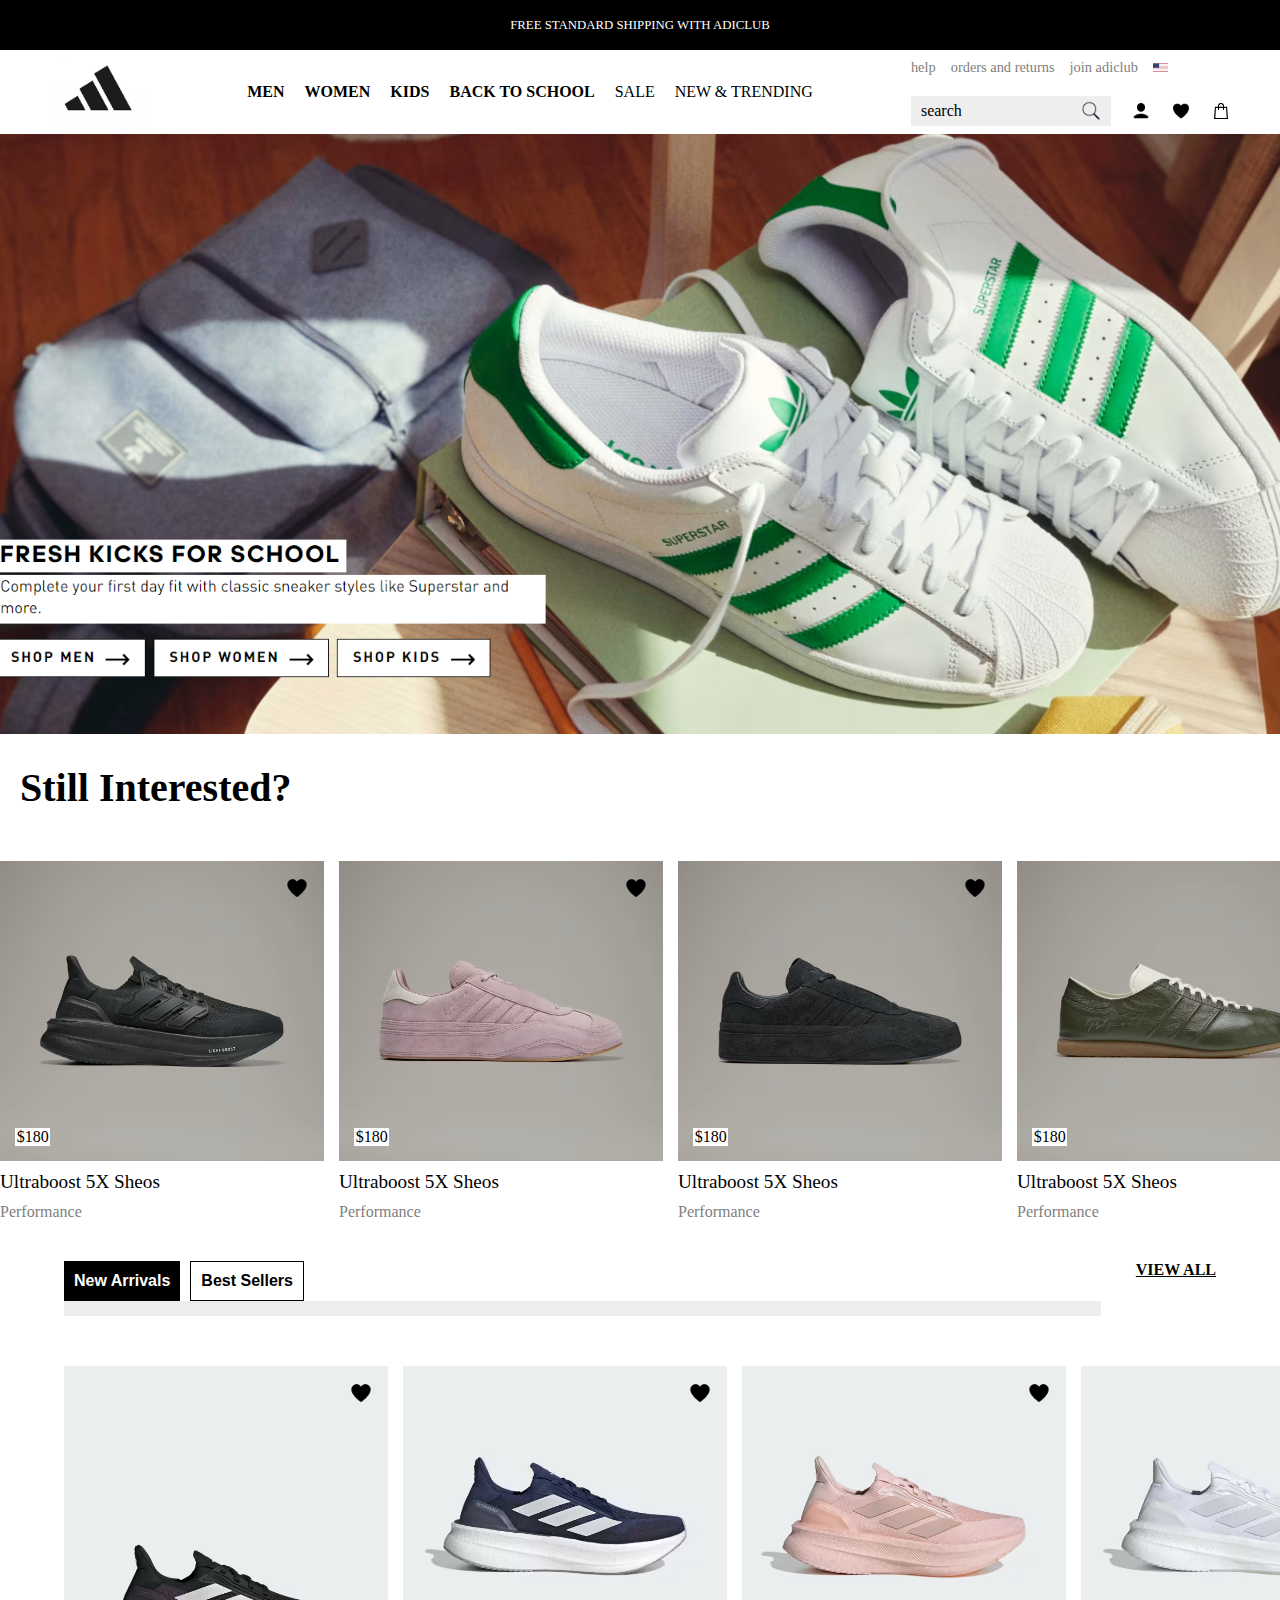
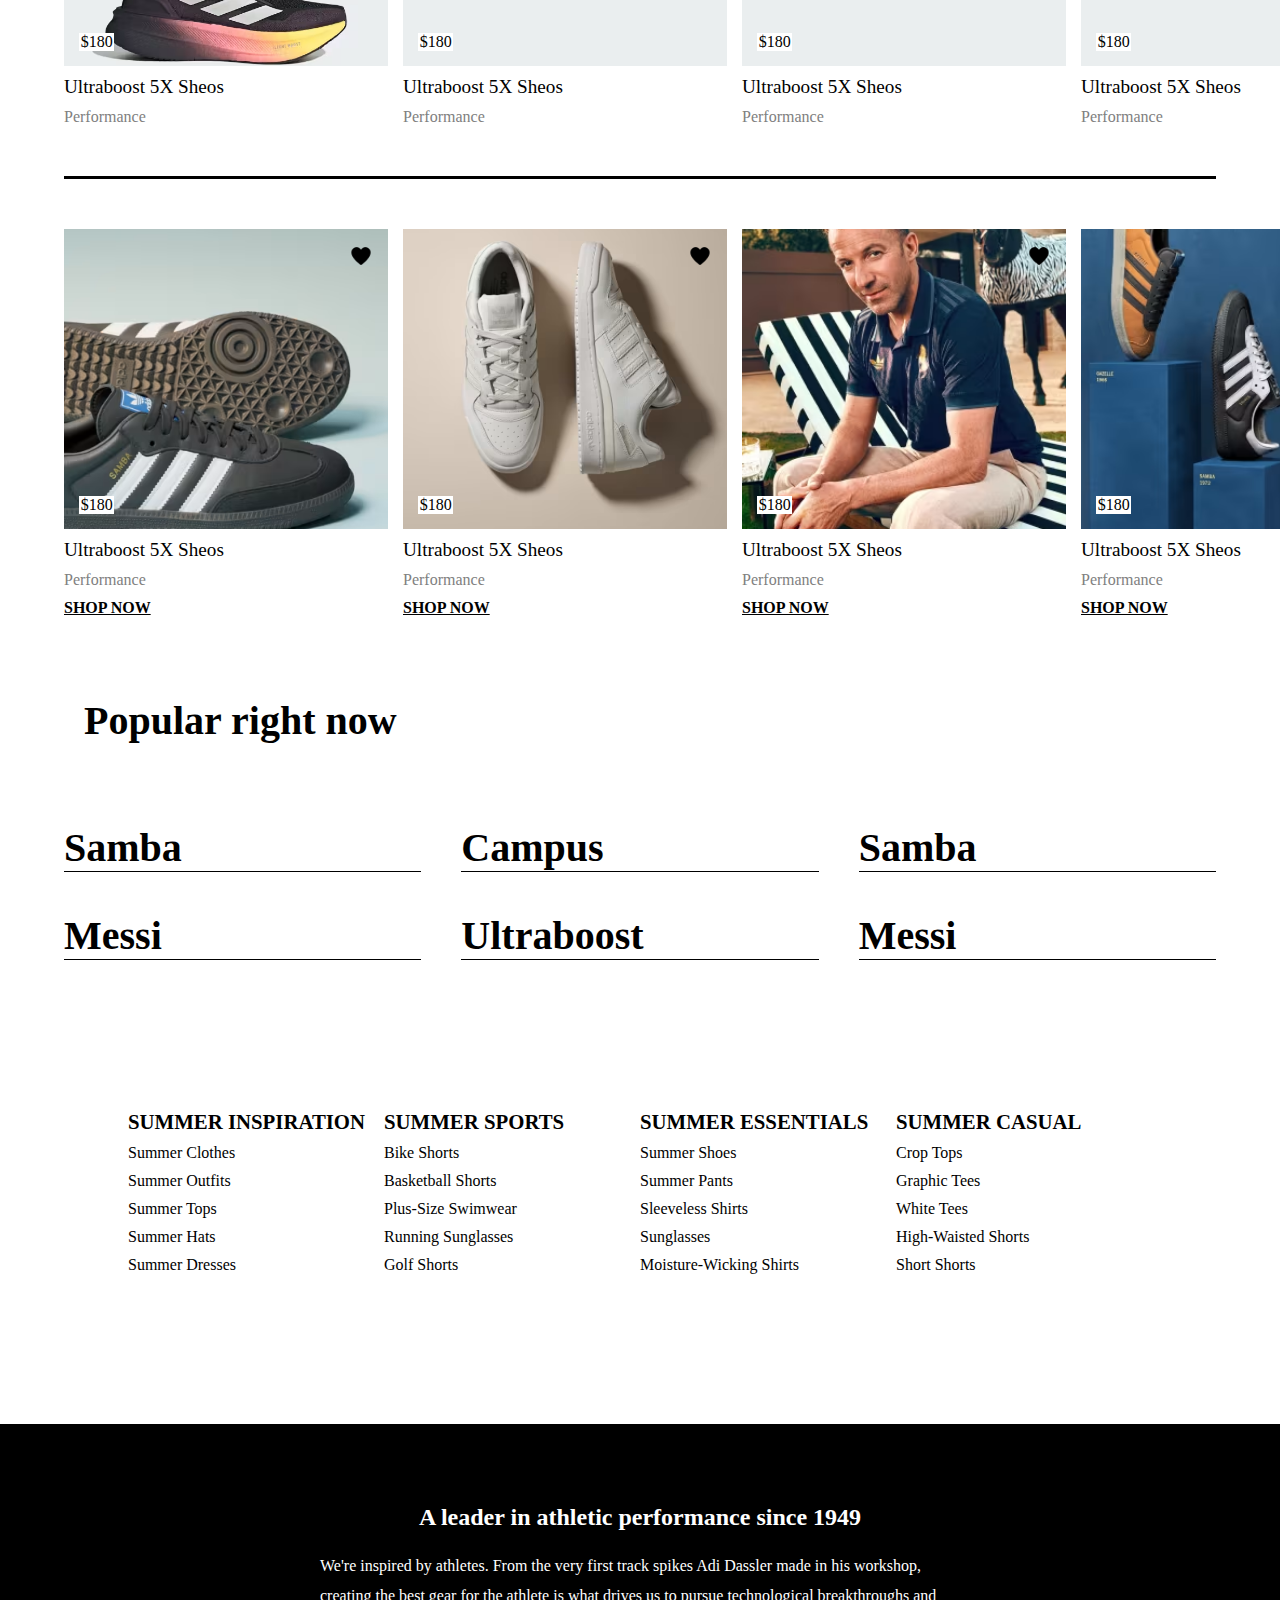
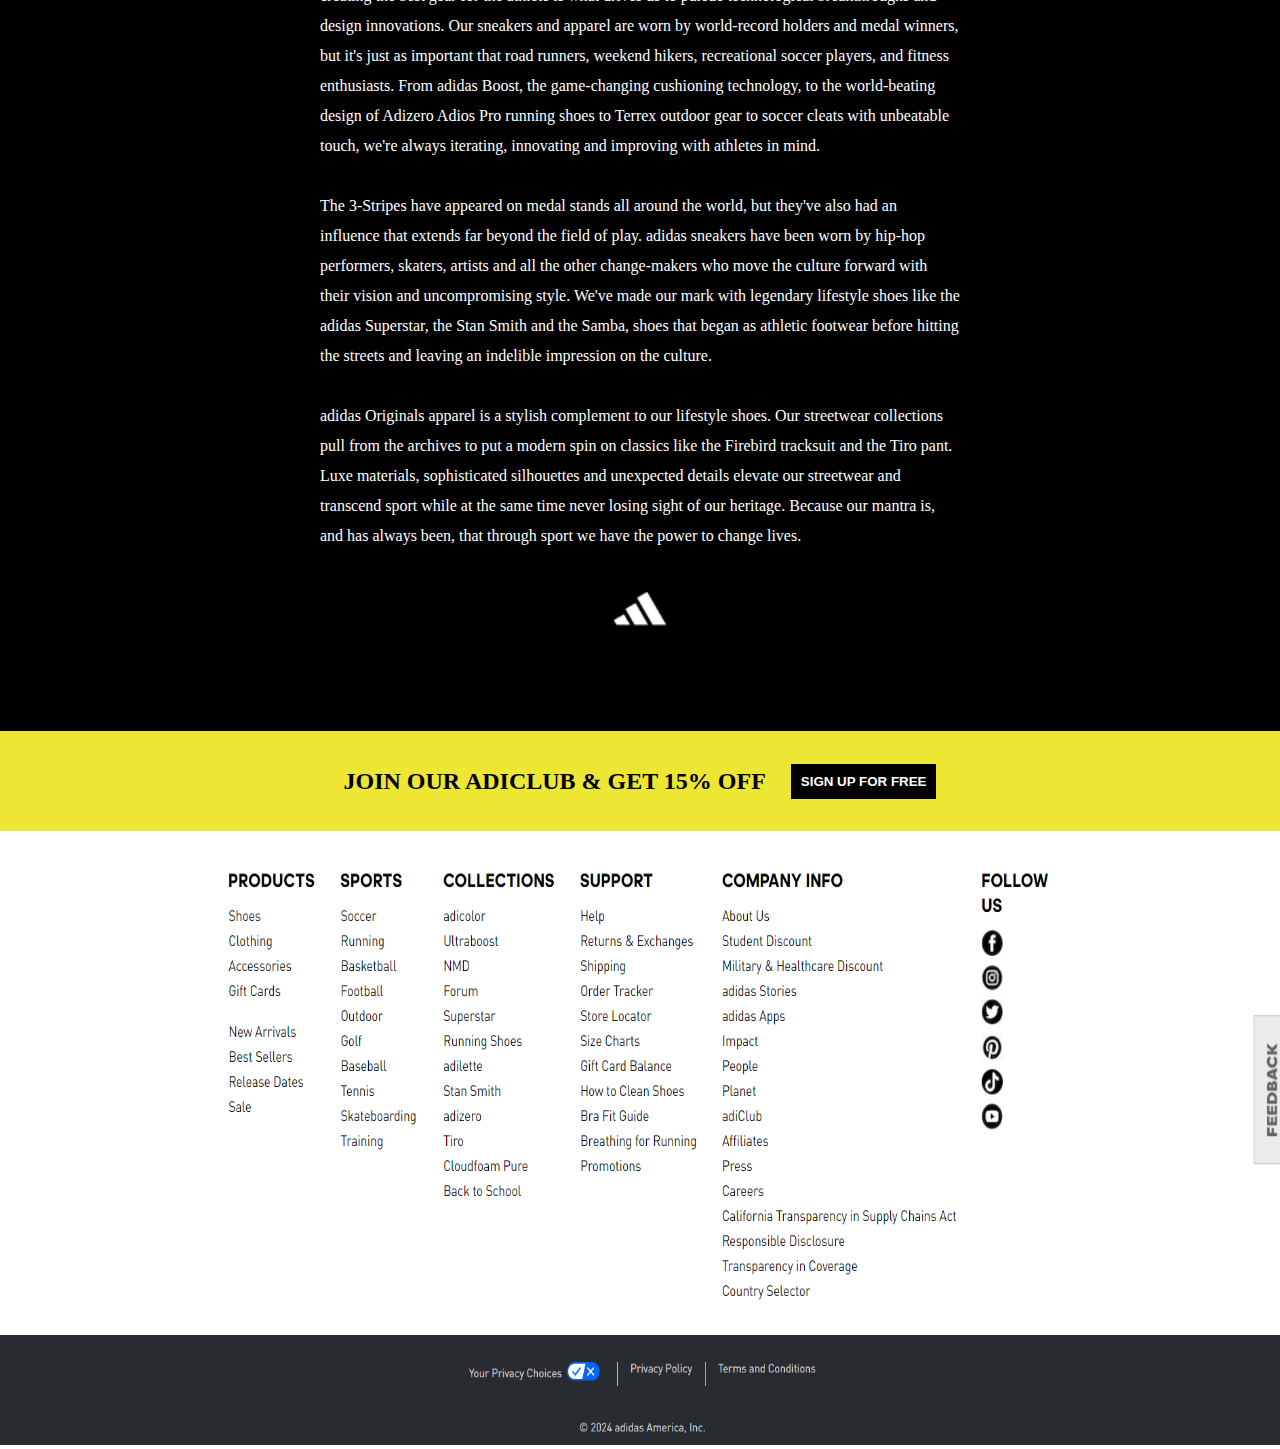
<file: index.html>
<!DOCTYPE html>
<html lang="en">
<head>
    <meta charset="UTF-8">
    <meta name="viewport" content="width=device-width, initial-scale=1.0">
    <title>Document</title>
    <link rel="stylesheet" href="home.css">
    <link rel="stylesheet" href="styles.css">
</head>
<body>
    <nav class="top_nav flex">
        <p>FREE STANDARD SHIPPING WITH ADICLUB</p>
    </nav>
    <nav class="bottom_nav flex">
        <div class="bottom_nav_img">
            <a href="index.html"><img src="images/logo.png" alt=""></a>
        </div>
        <div class="flex bottom_nav_mid">
            <b class="bottom_nav_mid_boldtext flex">
            <a href="men.html"><li>MEN</li></a>
            <a href="Women.html"><li>WOMEN</li></a>
            <li>KIDS</li>
            <li>BACK TO SCHOOL</li>
            </b>
            <P>SALE</P>
            <P>NEW & TRENDING</P>
        </div>
        <div class="bottom_nav_end flex">
            <div class="bottom_nav_end_child1 flex">
                <li>help</li>
                <li>orders and returns</li>
                <li>join adiclub</li>
                <img src="images/us.svg" alt="">
            </div>
            <div class="bottom_nav_end_child2 flex">
                <div class="search flex">
                    <p>search</p>
                    <img src="images/search.png" alt="">
                </div>
                <img src="images/user.png" alt="">
                <img src="images/heart.png" alt="">
                <img src="images/shopping bag.png" alt="">
            </div>
        </div>
    </nav>
    <div class="hero flex"></div>

    <h3 class="still">Still Interested?</h3>
    <div class="grid grid4">
        <div class="grid4_child">
            <div class="img_case4 flex">
                <img src="images/heart.png" alt="">
                <div class="dollars">$180</div>
            </div>
            <p>Ultraboost 5X Sheos</p>
            <span>Performance</span>
        </div>

        <div class="grid4_child">
            <div class="img_case5 flex">
                <img src="images/heart.png" alt="">
                <div class="dollars">$180</div>
            </div>
            <p>Ultraboost 5X Sheos</p>
            <span>Performance</span>
        </div>

        <div class="grid4_child">
            <div class="img_case6 flex">
                <img src="images/heart.png" alt="">
                <div class="dollars">$180</div>
            </div>
            <p>Ultraboost 5X Sheos</p>
            <span>Performance</span>
        </div>

        <div class="grid4_child">
            <div class="img_case7 flex">
                <img src="images/heart.png" alt="">
                <div class="dollars">$180</div>
            </div>
            <p>Ultraboost 5X Sheos</p>
            <span>Performance</span>
        </div>
    </div>
    
    <div class="width hm">
        <div class=" flex yh">
            <div class="new_btn flex">
                <button class="new_btn_one">New Arrivals</button>
                <button class="new_btn_two">Best Sellers</button>
            </div>
            <ul><p class="veiw">VIEW ALL</p></ul>
        </div>
        <div class="scroll"></div>

        <div class="grid grid4">
            <div class="grid4_child">
                <div class="img_case flex">
                    <img src="images/heart.png" alt="">
                    <div class="dollars">$180</div>
                </div>
                <p>Ultraboost 5X Sheos</p>
                <span>Performance</span>
            </div>

            <div class="grid4_child">
                <div class="img_case1 flex">
                    <img src="images/heart.png" alt="">
                    <div class="dollars">$180</div>
                </div>
                <p>Ultraboost 5X Sheos</p>
                <span>Performance</span>
            </div>

            <div class="grid4_child">
                <div class="img_case2 flex">
                    <img src="images/heart.png" alt="">
                    <div class="dollars">$180</div>
                </div>
                <p>Ultraboost 5X Sheos</p>
                <span>Performance</span>
            </div>

            <div class="grid4_child">
                <div class="img_case3 flex">
                    <img src="images/heart.png" alt="">
                    <div class="dollars">$180</div>
                </div>
                <p>Ultraboost 5X Sheos</p>
                <span>Performance</span>
            </div>
        </div>

        <div class="decor"></div>

        <div class="grid grid4">
            <div class="grid4_child">
                <div class="img_case9 flex">
                    <img src="images/heart.png" alt="">
                    <div class="dollars">$180</div>
                </div>
                <p>Ultraboost 5X Sheos</p>
                <span>Performance</span>
                <h4>SHOP NOW</h4>
            </div>

            <div class="grid4_child">
                <div class="img_case10 flex">
                    <img src="images/heart.png" alt="">
                    <div class="dollars">$180</div>
                </div>
                <p>Ultraboost 5X Sheos</p>
                <span>Performance</span>
                <h4>SHOP NOW</h4>
            </div>

            <div class="grid4_child">
                <div class="img_case11 flex">
                    <img src="images/heart.png" alt="">
                    <div class="dollars">$180</div>
                </div>
                <p>Ultraboost 5X Sheos</p>
                <span>Performance</span>
                <h4>SHOP NOW</h4>
            </div>

            <div class="grid4_child">
                <div class="img_case12 flex">
                    <img src="images/heart.png" alt="">
                    <div class="dollars">$180</div>
                </div>
                <p>Ultraboost 5X Sheos</p>
                <span>Performance</span>
                <h4>SHOP NOW</h4>
            </div>
        </div>

        <h3 class="pop">Popular right now</h3>

        <div class="g3">
            <div class="g3-child">
                <div class="baby">
                    <b><p>Samba</p></b>
                </div>
                <div class="baby">
                    <b><p>Messi</p></b>
                </div>
            </div>
            <div class="g3-child">
                <div class="baby">
                    <b><p>Campus</p></b>
                </div>
                <div class="baby">
                    <b><p>Ultraboost</p></b>
                </div>
            </div>
            <div class="g3-child">
                <div class="baby">
                    <b><p>Samba</p></b>
                </div>
                <div class="baby">
                    <b><p>Messi</p></b>
                </div>
            </div>
        </div>
    </div>
    <div class="footer_one">
        <div class="footer_one_child flex">
            <b><p>SUMMER INSPIRATION</p></b>
            <ul class="flex">
                <li>Summer Clothes</li>
                <li>Summer Outfits</li>
                <li>Summer Tops</li>
                <li>Summer Hats</li>
                <li>Summer Dresses</li>
            </ul>
        </div>

        <div class="footer_one_child flex">
            <b><p>SUMMER SPORTS</p></b>
            <ul class="flex">
                <li>Bike Shorts</li>
                <li>Basketball Shorts</li>
                <li>Plus-Size Swimwear</li>
                <li>Running Sunglasses</li>
                <li>Golf Shorts</li>
            </ul>
        </div>

        <div class="footer_one_child flex">
            <b><p>SUMMER ESSENTIALS</p></b>
            <ul class="flex">
                <li>Summer Shoes</li>
                <li>Summer Pants</li>
                <li>Sleeveless Shirts</li>
                <li>Sunglasses</li>
                <li>Moisture-Wicking Shirts</li>
            </ul>
        </div>

        <div class="footer_one_child flex">
            <b><p>SUMMER CASUAL</p></b>
            <ul class="flex">
                <li>Crop Tops</li>
                <li>Graphic Tees</li>
                <li>White Tees</li>
                <li>High-Waisted Shorts</li>
                <li>Short Shorts</li>
            </ul>
        </div>
    </div>

    <div class="footer_two">
        <div class="inner_text flex">
            <b><p>A leader in athletic performance since 1949</p></b>
            <span>We're inspired by athletes. From the very first track spikes Adi Dassler made in his workshop, creating the best gear for the athlete is what drives us to pursue technological breakthroughs and design innovations. Our sneakers and apparel are worn by world-record holders and medal winners, but it's just as important that road runners, weekend hikers, recreational soccer players, and fitness enthusiasts. From adidas Boost, the game-changing cushioning technology, to the world-beating design of Adizero Adios Pro running shoes to Terrex outdoor gear to soccer cleats with unbeatable touch, we're always iterating, innovating and improving with athletes in mind. <br><br>

                The 3-Stripes have appeared on medal stands all around the world, but they've also had an influence that extends far beyond the field of play. adidas sneakers have been worn by hip-hop performers, skaters, artists and all the other change-makers who move the culture forward with their vision and uncompromising style. We've made our mark with legendary lifestyle shoes like the adidas Superstar, the Stan Smith and the Samba, shoes that began as athletic footwear before hitting the streets and leaving an indelible impression on the culture. <br><br>
                
                adidas Originals apparel is a stylish complement to our lifestyle shoes. Our streetwear collections pull from the archives to put a modern spin on classics like the Firebird tracksuit and the Tiro pant. Luxe materials, sophisticated silhouettes and unexpected details elevate our streetwear and transcend sport while at the same time never losing sight of our heritage. Because our mantra is, and has always been, that through sport we have the power to change lives.</span>

                <img src="images/data_image_png;base….png" alt="">
        </div>
    </div>

    <div class="footer_three flex">
        <b><p>JOIN OUR ADICLUB & GET 15% OFF</p></b>
        <button>SIGN UP FOR FREE</button>
    </div>

    <div class="footer_four">
        <img src="images/foot.png" alt="" class="img1">
    </div>
    <div class="footer_five">
        <img src="images/footer.png" alt="" class="img2">
    </div>

</body>
</html>
</file>
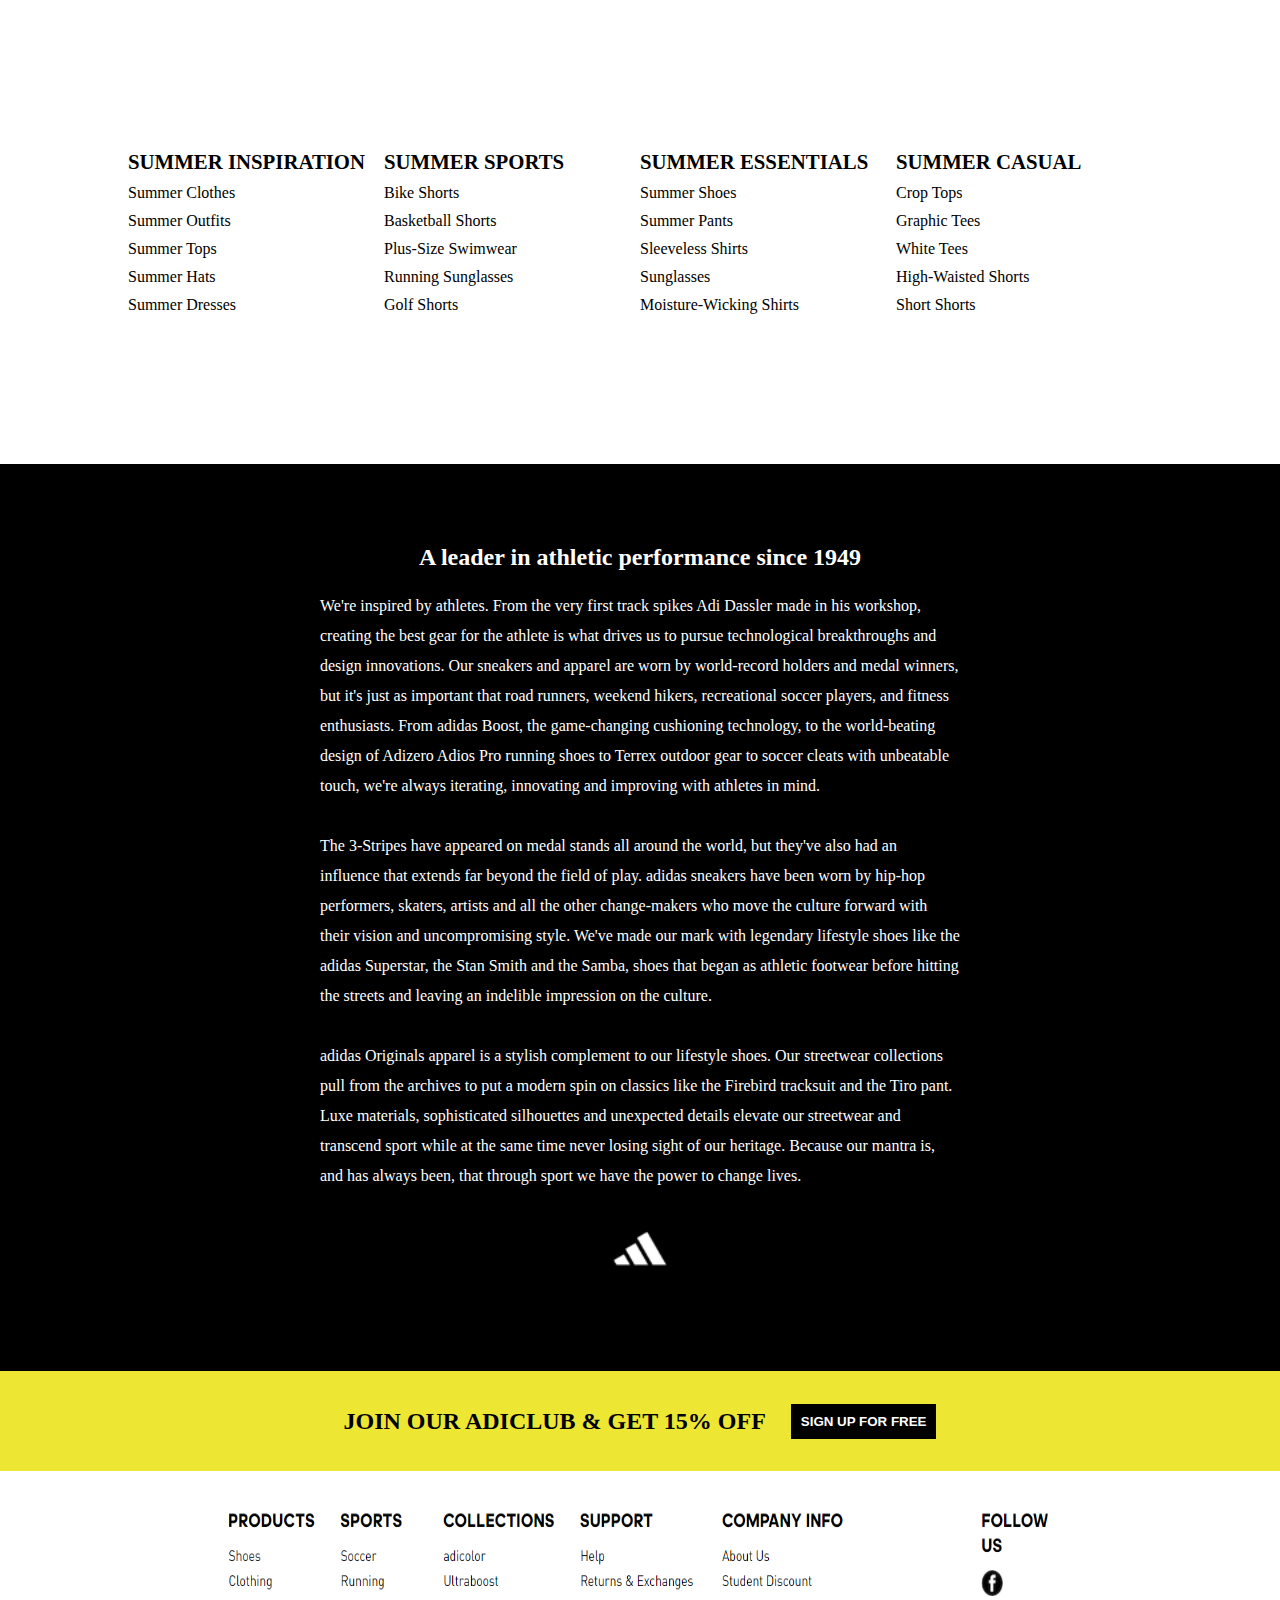
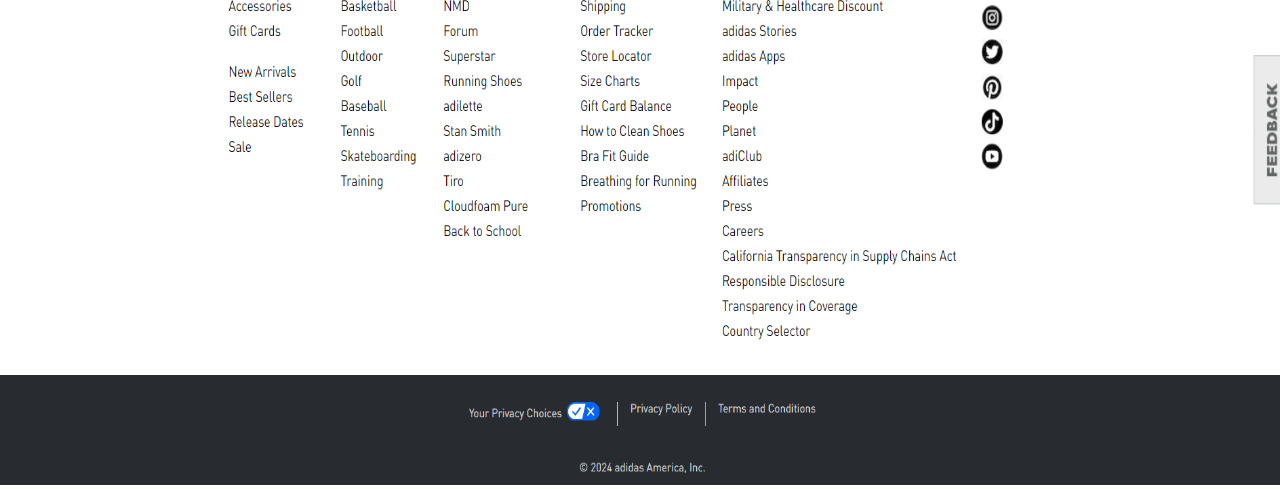
<file: footer.html>
<!DOCTYPE html>
<html lang="en">
<head>
    <meta charset="UTF-8">
    <meta name="viewport" content="width=device-width, initial-scale=1.0">
    <title>Document</title>
    <link rel="stylesheet" href="styles.css">
</head>
<body>
    <div class="footer_one">
        <div class="footer_one_child flex">
            <b><p>SUMMER INSPIRATION</p></b>
            <ul class="flex">
                <li>Summer Clothes</li>
                <li>Summer Outfits</li>
                <li>Summer Tops</li>
                <li>Summer Hats</li>
                <li>Summer Dresses</li>
            </ul>
        </div>

        <div class="footer_one_child flex">
            <b><p>SUMMER SPORTS</p></b>
            <ul class="flex">
                <li>Bike Shorts</li>
                <li>Basketball Shorts</li>
                <li>Plus-Size Swimwear</li>
                <li>Running Sunglasses</li>
                <li>Golf Shorts</li>
            </ul>
        </div>

        <div class="footer_one_child flex">
            <b><p>SUMMER ESSENTIALS</p></b>
            <ul class="flex">
                <li>Summer Shoes</li>
                <li>Summer Pants</li>
                <li>Sleeveless Shirts</li>
                <li>Sunglasses</li>
                <li>Moisture-Wicking Shirts</li>
            </ul>
        </div>

        <div class="footer_one_child flex">
            <b><p>SUMMER CASUAL</p></b>
            <ul class="flex">
                <li>Crop Tops</li>
                <li>Graphic Tees</li>
                <li>White Tees</li>
                <li>High-Waisted Shorts</li>
                <li>Short Shorts</li>
            </ul>
        </div>
    </div>

    <div class="footer_two">
        <div class="inner_text flex">
            <b><p>A leader in athletic performance since 1949</p></b>
            <span>We're inspired by athletes. From the very first track spikes Adi Dassler made in his workshop, creating the best gear for the athlete is what drives us to pursue technological breakthroughs and design innovations. Our sneakers and apparel are worn by world-record holders and medal winners, but it's just as important that road runners, weekend hikers, recreational soccer players, and fitness enthusiasts. From adidas Boost, the game-changing cushioning technology, to the world-beating design of Adizero Adios Pro running shoes to Terrex outdoor gear to soccer cleats with unbeatable touch, we're always iterating, innovating and improving with athletes in mind. <br><br>

                The 3-Stripes have appeared on medal stands all around the world, but they've also had an influence that extends far beyond the field of play. adidas sneakers have been worn by hip-hop performers, skaters, artists and all the other change-makers who move the culture forward with their vision and uncompromising style. We've made our mark with legendary lifestyle shoes like the adidas Superstar, the Stan Smith and the Samba, shoes that began as athletic footwear before hitting the streets and leaving an indelible impression on the culture. <br><br>
                
                adidas Originals apparel is a stylish complement to our lifestyle shoes. Our streetwear collections pull from the archives to put a modern spin on classics like the Firebird tracksuit and the Tiro pant. Luxe materials, sophisticated silhouettes and unexpected details elevate our streetwear and transcend sport while at the same time never losing sight of our heritage. Because our mantra is, and has always been, that through sport we have the power to change lives.</span>

                <img src="images/data_image_png;base….png" alt="">
        </div>
    </div>

    <div class="footer_three flex">
        <b><p>JOIN OUR ADICLUB & GET 15% OFF</p></b>
        <button>SIGN UP FOR FREE</button>
    </div>

    <div class="footer_four">
        <img src="images/foot.png" alt="" class="img1">
    </div>
    <div class="footer_five">
        <img src="images/footer.png" alt="" class="img2">
    </div>
</body>
</html>
</file>
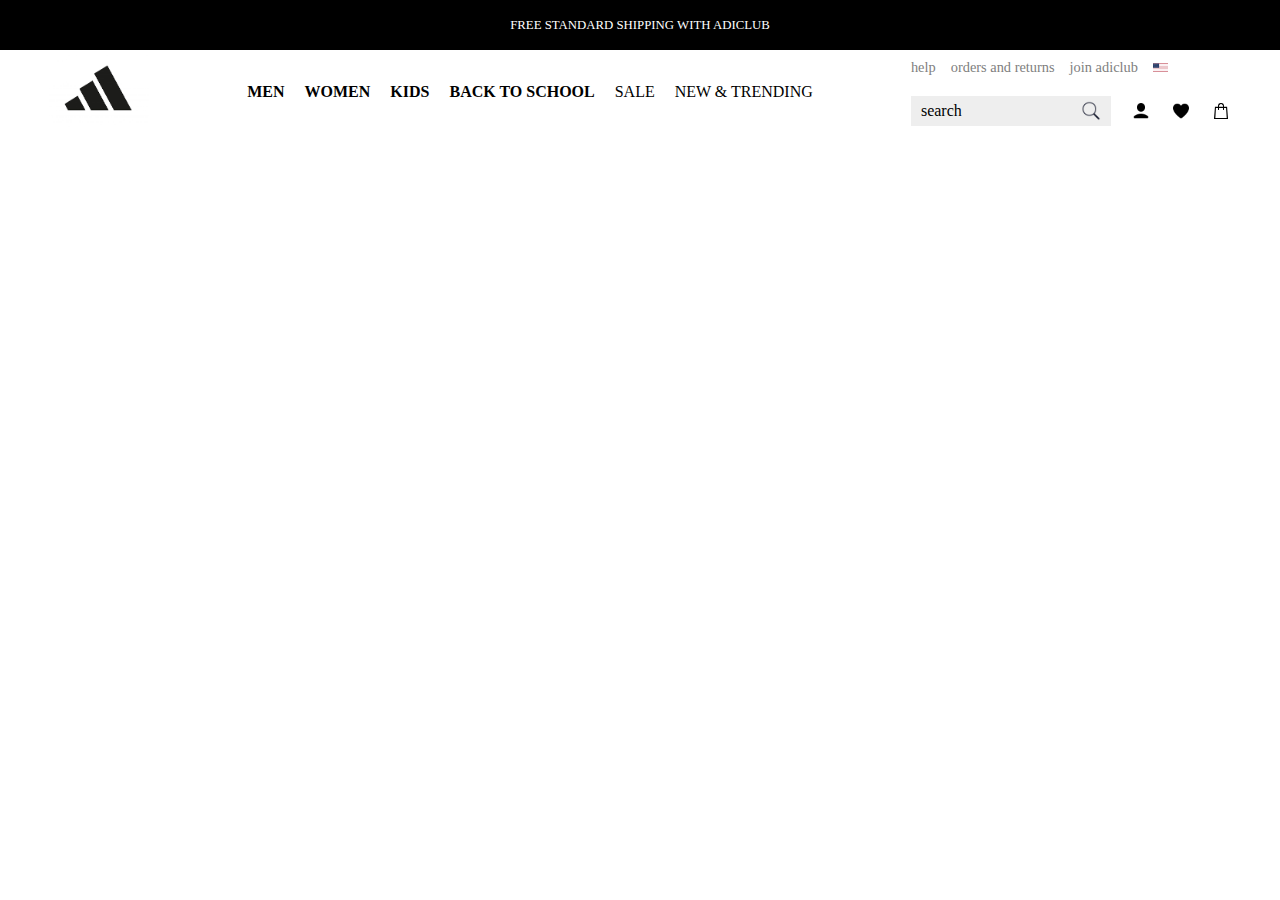
<file: navigation.html>
<!DOCTYPE html>
<html lang="en">
<head>
    <meta charset="UTF-8">
    <meta name="viewport" content="width=device-width, initial-scale=1.0">
    <title>Document</title>
    <link rel="stylesheet" href="styles.css">
</head>
<body>
    <nav class="top_nav flex">
        <p>FREE STANDARD SHIPPING WITH ADICLUB</p>
    </nav>
    <nav class="bottom_nav flex">
        <div class="bottom_nav_img">
            <img src="images/logo.png" alt="">
        </div>
        <div class="flex bottom_nav_mid">
            <b class="bottom_nav_mid_boldtext flex">
            <li>MEN</li>
            <li>WOMEN</li>
            <li>KIDS</li>
            <li>BACK TO SCHOOL</li>
            </b>
            <P>SALE</P>
            <P>NEW & TRENDING</P>
        </div>
        <div class="bottom_nav_end flex">
            <div class="bottom_nav_end_child1 flex">
                <li>help</li>
                <li>orders and returns</li>
                <li>join adiclub</li>
                <img src="images/us.svg" alt="">
            </div>
            <div class="bottom_nav_end_child2 flex">
                <div class="search flex">
                    <p>search</p>
                    <img src="images/search.png" alt="">
                </div>
                <img src="images/user.png" alt="">
                <img src="images/heart.png" alt="">
                <img src="images/shopping bag.png" alt="">
            </div>
        </div>
    </nav>
</body>
</html>
</file>
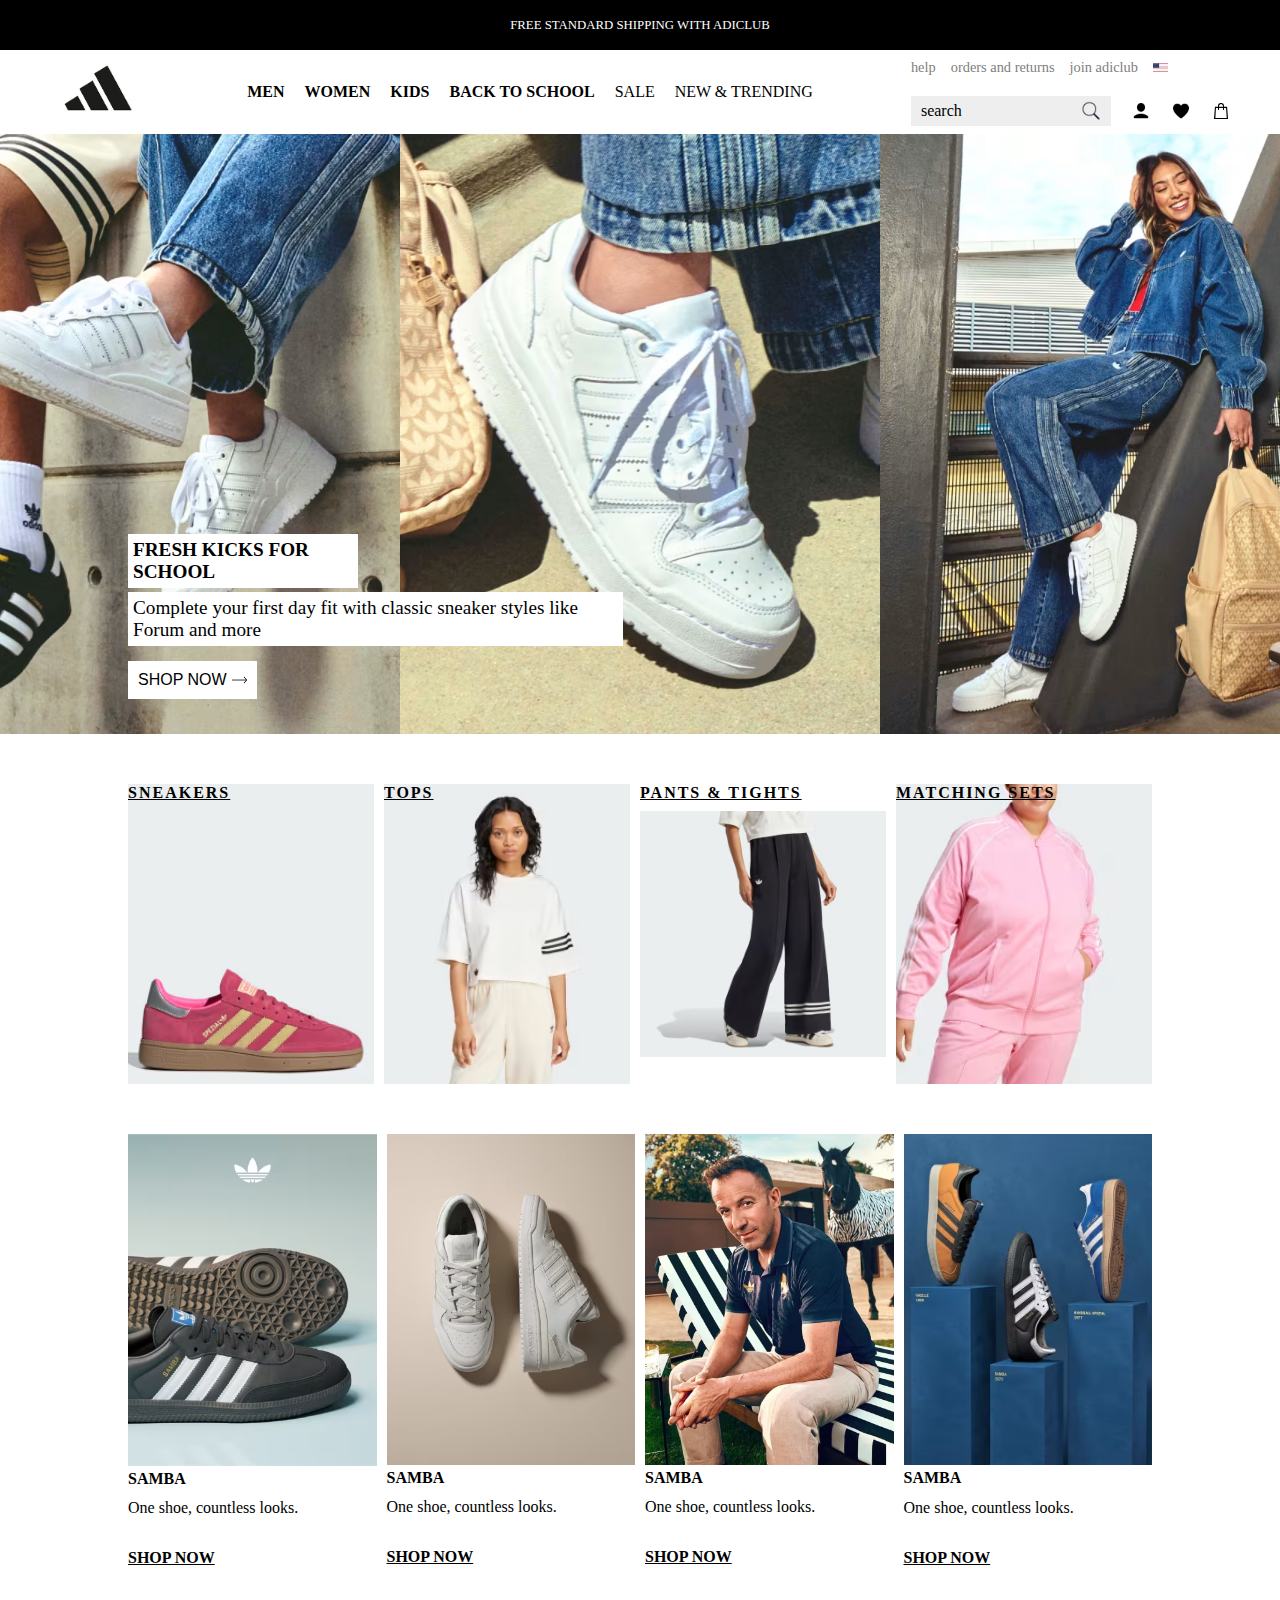
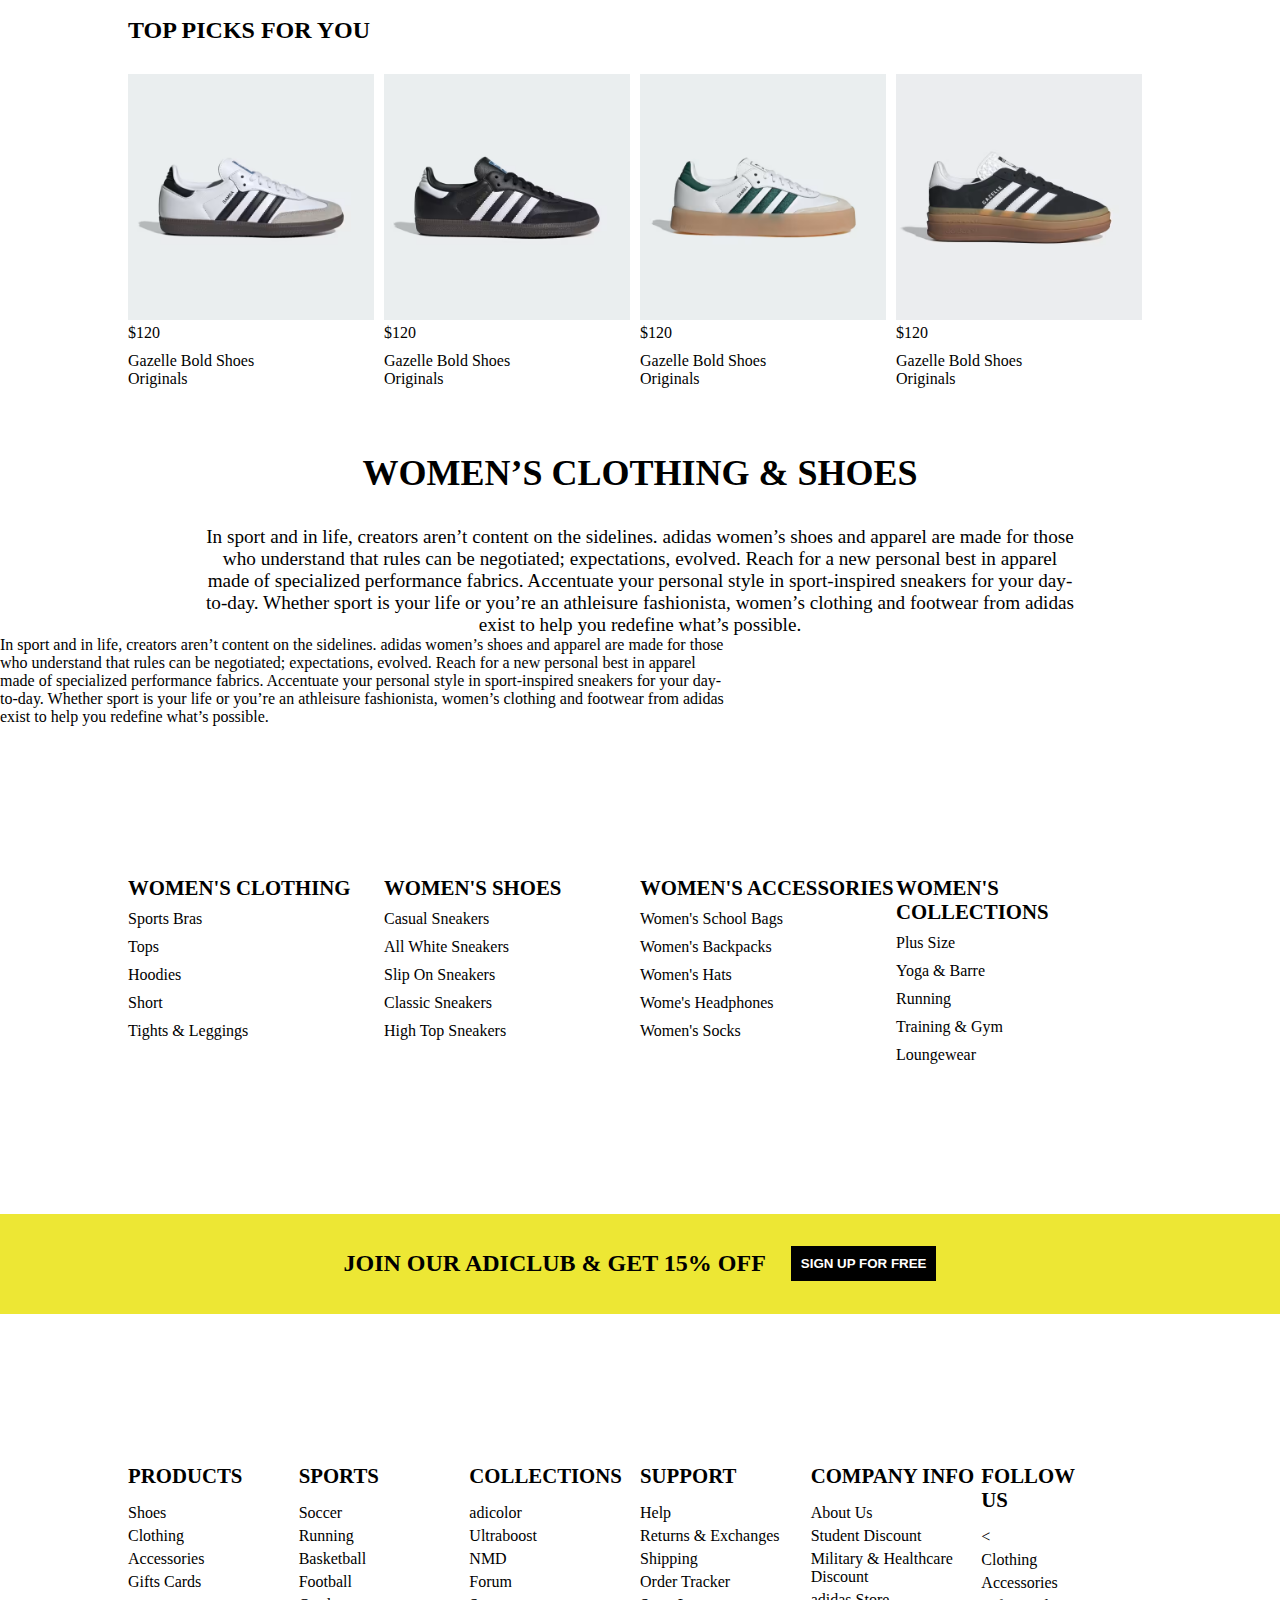
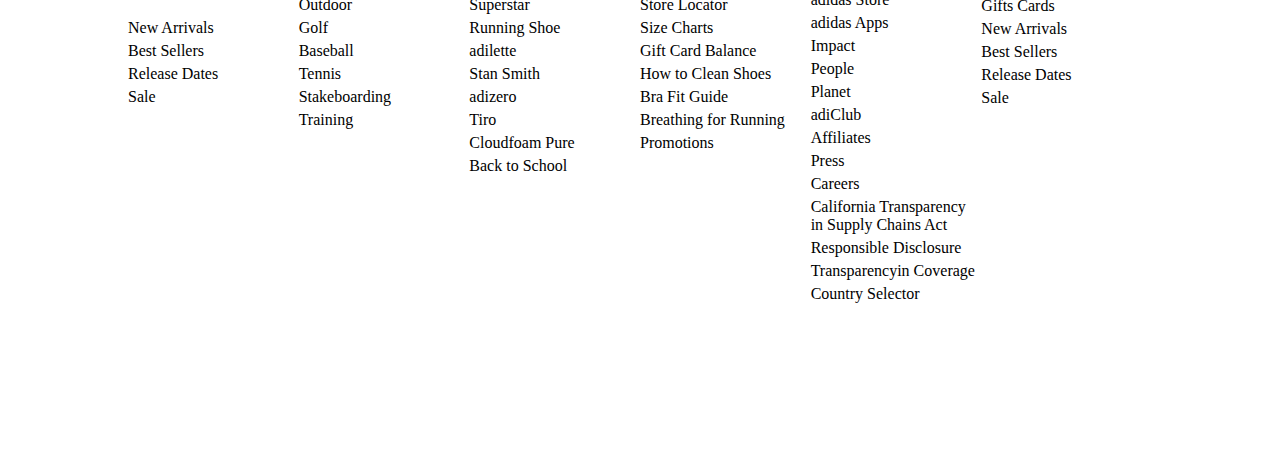
<file: Women.html>
<!DOCTYPE html>
<html lang="en">
<head>
    <meta charset="UTF-8">
    <meta name="viewport" content="width=device-width, initial-scale=1.0">
    <title>Document</title>
    <link rel="stylesheet" href="womenstyle.css">
</head>
<body>
    <nav class="top_nav flex">
        <p>FREE STANDARD SHIPPING WITH ADICLUB</p>
    </nav>
    <nav class="bottom_nav flex none">
        <div class="bottom_nav_img">
            <a href="Index.html"><img src="./image/logo.png" alt=""></a> 
        </div>
        <div class="flex bottom_nav_mid">
            <b class="bottom_nav_mid_boldtext flex">
                <a href="men.html">MEN</a>
                <a href="Women.html">WOMEN</a>
                <a href="">KIDS</a>
                <a href="">BACK TO SCHOOL</a>
            </b>
            <P>SALE</P>
            <P>NEW & TRENDING</P>
        </div>
        <div class="bottom_nav_end flex">
            <div class="bottom_nav_end_child1 flex">
                <li>help</li>
                <li>orders and returns</li>
                <li>join adiclub</li>
                <img src="image/us.svg" alt="">
            </div>
            <div class="bottom_nav_end_child2 flex">
                <div class="search flex">
                    <p>search</p>
                    <img src="image/search.png" alt="">
                </div>
                <img src="image/user.png" alt="">
                <img src="image/heart.png" alt="">
                <img src="image/shopping bag.png" alt="">
            </div>
        </div>
    </nav>
    <div class="nav md">
<div class="nav1 flex">
    <img src="image/menu.png" alt="" class="bg_2">
    <img src="image/heart.png" alt="" class="bg_3">
</div>
<div class="nav2 flex">
    <img src="./image/logo.png" alt="" class="bg_3s">
    <img src="image/user.png" alt="" class="bg_3">
    <img src="image/search.png" alt="" class="bg_3">
    <img src="image/shopping bag.png" alt="" class="bg_3">
</div>
    </div>
<section>
<div class="hero-img">
  <div class="hero-text">
<h3>FRESH KICKS FOR SCHOOL</h3>
<p>Complete your first day fit with classic sneaker styles like Forum and more</p>
<button class="flex">SHOP NOW<img src="image/right-arrow.png" alt="" class="arrow"></button>
</div>
</div>
</section>
<section>
  <div class="grid">
<div class="grid1">
<b class="b">SNEAKERS</b>
</div>
<div class="grid2">
<b class="b">TOPS</b>
</div>
<div class="grid3">
<b class="b">PANTS & TIGHTS</b>
</div>
<div class="grid4">
    <b class="b">MATCHING SETS</b>  
</div>
  </div>  
</section>
<section>
<div class="grids">
<div class="grids1">
<img src="image/og_ss24_aug_samba_tc_d_4823185cc1.jpg" alt=""  class="bg1">
<b>SAMBA</b>
<p class="ps">One shoe, countless looks.</p>
<span class="spans"><b>SHOP NOW</b></span>
</div>

<div class="grids2 none">
    <img src="image/orig_og164_fw24_forum_onsite_tc_white_d_5ad718d11a (1).jpg" alt=""  class="bg1">
    <b>SAMBA</b>
    <p class="ps">One shoe, countless looks.</p>
    <span class="spans"><b>SHOP NOW</b></span>
    </div>
    <div class="grids3 none">
        <img src="image/glbl_aclubs_legends_football_ss24_launch_onsite_tcc_d_3394829ded (1).jpg" alt="" class="bg1">
        <b>SAMBA</b>
        <p class="ps">One shoe, countless looks.</p>
        <span class="spans"><b>SHOP NOW</b></span>
        </div>
        <div class="grids4 none">
            <img src="image/glbl_75_year_anniversary_pack_digital_fw24_launch_dotcom_hp_collection_card_carousel_launch_dmt_m_b91388e5af.jpg" alt="" class="bg1">
            <b>SAMBA</b>
            <p class="ps">One shoe, countless looks.</p>
            <span class="spans"><b>SHOP NOW</b></span>
            </div>
</div>  
</section>
<section class="sec">
    <h2>TOP PICKS FOR YOU</h2>
<div class="divs">
<div class="div1">
    <img src="image/Samba_OG_Shoes_White_IG9030_01_standard.jpg" alt="" class="bg_1">
    <span>$120</span>
    <p class="pss">Gazelle Bold Shoes<br>Originals</p>
</div>
<div class="div2">
    <img src="image/Samba_OG_Shoes_Black_IG9031_01_standard.jpg" alt="" class="bg_1">
<span>$120</span>
<p class="pss">Gazelle Bold Shoes<br>Originals</p>
</div>
<div class="div3 none">
    <img src="image/Sambae_Shoes_White_ID0440_01_standard.jpg" alt="" class="bg_1">
    <span>$120</span>
    <p class="pss">Gazelle Bold Shoes<br>Originals</p>
</div>
<div class="div4 none">
<img src="image/Gazelle_Bold_Shoes_Black_IE0876_01_standard.jpg" alt="" class="bg_1">
<span>$120</span>
<p class="pss">Gazelle Bold Shoes<br>Originals</p>
</div>
</div>
</section>
<section class="none">
<div class="text">
   <h2>WOMEN’S CLOTHING & SHOES</h2>
</div>
<div class="texts">
<p>In sport and in life, creators aren’t content on the sidelines. adidas women’s shoes and apparel are made for those<br>who understand that rules can be negotiated; expectations, evolved. Reach for a new personal best in apparel<br>made of specialized performance fabrics. Accentuate your personal style in sport-inspired sneakers for your day-<br>to-day. Whether sport is your life or you’re an athleisure fashionista, women’s clothing and footwear from adidas<br>exist to help you redefine what’s possible.</p>
</div>
</section>
<div class="md">
    <h2>WOMEN’S CLOTHING & SHOES</h2>
</div>
<div>
    <p>In sport and in life, creators aren’t content on the sidelines. adidas women’s shoes and apparel are made for those<br>who understand that rules can be negotiated; expectations, evolved. Reach for a new personal best in apparel<br>made of specialized performance fabrics. Accentuate your personal style in sport-inspired sneakers for your day-<br>to-day. Whether sport is your life or you’re an athleisure fashionista, women’s clothing and footwear from adidas<br>exist to help you redefine what’s possible.</p>   
</div>
    <div class="footer_one">
        <div class="footer_one_child flex">
            <b><p>WOMEN'S CLOTHING</p></b>
            <ul class="flex">
                <li>Sports Bras</li>
                <li>Tops</li>
                <li>Hoodies</li>
                <li>Short</li>
                <li>Tights & Leggings</li>
            </ul>
        </div>

        <div class="footer_one_child flex">
            <b><p>WOMEN'S SHOES</p></b>
            <ul class="flex">
                <li>Casual Sneakers</li>
                <li>All White Sneakers</li>
                <li>Slip On Sneakers</li>
                <li>Classic Sneakers</li>
                <li>High Top Sneakers</li>
            </ul>
        </div>

        <div class="footer_one_child flex">
            <b><p>WOMEN'S ACCESSORIES</p></b>
            <ul class="flex">
                <li>Women's School Bags</li>
                <li>Women's Backpacks</li>
                <li>Women's Hats</li>
                <li>Wome's Headphones</li>
                <li>Women's Socks</li>
            </ul>
        </div>

        <div class="footer_one_child flex">
            <b><p>WOMEN'S COLLECTIONS</p></b>
            <ul class="flex">
                <li>Plus Size</li>
                <li>Yoga & Barre</li>
                <li>Running</li>
                <li>Training & Gym</li>
                <li>Loungewear</li>
            </ul>
        </div>
    </div>

    <div class="footer_three flex">
        <b><p>JOIN OUR ADICLUB & GET 15% OFF</p></b>
        <button>SIGN UP FOR FREE</button>
    </div>
    <div class="footer_four">
        <div class="footer_four_child">
            <b><p>PRODUCTS</p></b>
            <ul class="flex">
                <li>Shoes</li>
                <li>Clothing</li>
                <li>Accessories</li>
                <li>Gifts Cards</li>
                <br>
                <li>New Arrivals</li>
                <li>Best Sellers</li>
                <li>Release Dates</li>
                <li>Sale</li>
            </ul>
        </div>
        <div class="footer_four_child">
            <b><p>SPORTS</p></b>
            <ul class="flex">
                <li>Soccer</li>
                <li>Running</li>
                <li>Basketball</li>
                <li>Football</li>
                <li>Outdoor</li>
                <li>Golf</li>
                <li>Baseball</li>
                <li>Tennis</li>
                <li>Stakeboarding</li>
                <li>Training</li>
            </ul>
        </div>
        <div class="footer_four_child">
            <b><p>COLLECTIONS</p></b>
            <ul class="flex">
                <li>adicolor</li>
                <li>Ultraboost</li>
                <li>NMD</li>
                <li>Forum</li>
                <li>Superstar</li>
                <li>Running Shoe</li>
                <li>adilette</li>
                <li>Stan Smith</li>
                <li>adizero</li>
                <li>Tiro</li>
                <li>Cloudfoam Pure</li>
                <li>Back to School</li>
            </ul>
        </div>
        <div class="footer_four_child">
            <b><p>SUPPORT</p></b>
            <ul class="flex">
                <li>Help</li>
                <li>Returns & Exchanges</li>
                <li>Shipping</li>
                <li>Order Tracker</li>
                <li>Store Locator</li>
                <li>Size Charts</li>
                <li>Gift Card Balance</li>
                <li>How to Clean Shoes</li>
                <li>Bra Fit Guide</li>
                <li>Breathing for Running</li>
                <li>Promotions</li>
            </ul>
        </div>
        <div class="footer_four_child">
            <b><p>COMPANY INFO</p></b>
            <ul class="flex">
                <li>About Us</li>
                <li>Student Discount</li>
                <li>Military & Healthcare Discount</li>
                <li>adidas Store</li>
                <li>adidas Apps</li>
                <li>Impact</li>
                <li>People</li>
                <li>Planet</li>
                <li>adiClub</li>
                <li>Affiliates</li>
                <li>Press</li>
                <li>Careers</li>
                <li>California Transparency in Supply Chains Act</li>
                <li>Responsible Disclosure</li>
                <li>Transparencyin Coverage</li>
                <li>Country Selector</li>
            </ul>
        </div>
        <div class="footer_four_child">
            <b><p>FOLLOW<br>US</p></b>
            <ul class="flex">
                <li><</li>
                <li>Clothing</li>
                <li>Accessories</li>
                <li>Gifts Cards</li>
                <li>New Arrivals</li>
                <li>Best Sellers</li>
                <li>Release Dates</li>
                <li>Sale</li>
            </ul>
        </div>
    </div> 
</body>
</html>
</file>
<file: home.css>
*{
    padding: 0;
    margin: 0;
    box-sizing: border-box;
}
.grid{
    display: grid;
}
.flex{
    display: flex;
}
.width{
    width: 90%;
    margin: auto;
}
.hero{
    background-image: url(images/hero.png);
    background-size: cover;
    background-position: center;
    background-repeat: no-repeat;
    height: 600px;
}
.new_btn{
    gap: 10px;
}
.new_btn button{
    border: none;
    padding: 10px 10px;
    cursor: pointer;
    font-weight: 600;
    font-size: 1rem;
}
.new_btn_one{
    background-color: black;
    color: white;
}
.new_btn_two{
    background-color: white;
    border: .5px solid black !important;
}
.scroll{
    width: 90%;
    background-color: #eeeeee;
    height: 15px;
}
.yh{
    justify-content: space-between;
}
.hm{
    padding-top: 40px;
}
.veiw{
    font-weight: 600;
    text-decoration: underline;
}
.grid4{
    grid-template-columns: 1fr 1fr 1fr 1fr;
    gap: 15px;
    padding-top: 50px;
}
.grid4_child{
    gap: 10px;
    display: flex;
    flex-direction: column;
}
.grid4_child p{
    font-size: 1.2rem;
}
.grid4_child span{
    font-size: 1rem;
    color: gray;
}
.grid4_child h4{
    font-size: 1rem;
    text-decoration: underline;
}
.img_case{
    background-image: url(images/Ultraboost_5X_Shoes_Black_JI1334_HM1.jpg);
    background-size: cover;
    background-position: center;
    background-repeat: no-repeat;
    height: 300px;
    flex-direction: column;
    justify-content: space-between;
    padding: 15px;
}
.img_case img{
    width: 24px;
    height: 24px;
    margin-left: 270px;
}
.dollars{
    width: 12%;
    background-color: white;
    display: flex;
    justify-content: center;
    align-items: center;
}
.img_case1{
    background-image: url(images/Ultraboost_5X_Shoes_Blue_JI3385_01_standard_hover.jpg);
    background-size: cover;
    background-position: center;
    background-repeat: no-repeat;
    height: 300px;
    flex-direction: column;
    justify-content: space-between;
    padding: 15px;
}
.img_case1 img{
    width: 24px;
    height: 24px;
    margin-left: 270px;
}
.img_case2{
    background-image: url(images/Ultraboost_5X_Shoes_Pink_JH7253_01_standard_hover.jpg);
    background-size: cover;
    background-position: center;
    background-repeat: no-repeat;
    height: 300px;
    flex-direction: column;
    justify-content: space-between;
    padding: 15px;
}
.img_case2 img{
    width: 24px;
    height: 24px;
    margin-left: 270px;
}
.img_case3{
    background-image: url(images/Ultraboost_5X_Shoes_White_JH7245_01_standard_hover.jpg);
    background-size: cover;
    background-position: center;
    background-repeat: no-repeat;
    height: 300px;
    flex-direction: column;
    justify-content: space-between;
    padding: 15px;
}
.img_case3 img{
    width: 24px;
    height: 24px;
    margin-left: 270px;
}
.still{
    padding: 30px 0 0 20px;
    font-size: 2.5rem;
}
.img_case4{
    background-image: url(images/Y-3_Ultraboost_5_Black_IH0869_01_standard.jpg);
    background-size: cover;
    background-position: center;
    background-repeat: no-repeat;
    height: 300px;
    flex-direction: column;
    justify-content: space-between;
    padding: 15px;
}
.img_case4 img{
    width: 24px;
    height: 24px;
    margin-left: 270px;
}

.img_case5{
    background-image: url(images/Y-3_Gazelle_Purple_JI2067_01_standard.jpg);
    background-size: cover;
    background-position: center;
    background-repeat: no-repeat;
    height: 300px;
    flex-direction: column;
    justify-content: space-between;
    padding: 15px;
}
.img_case5 img{
    width: 24px;
    height: 24px;
    margin-left: 270px;
}

.img_case6{
    background-image: url(images/Y-3_Gazelle_Black_IE3239_01_standard.jpg);
    background-size: cover;
    background-position: center;
    background-repeat: no-repeat;
    height: 300px;
    flex-direction: column;
    justify-content: space-between;
    padding: 15px;
}
.img_case6 img{
    width: 24px;
    height: 24px;
    margin-left: 270px;
}

.img_case7{
    background-image: url(images/Y-3_Japan_Black_IH2550_01_standard.jpg);
    background-size: cover;
    background-position: center;
    background-repeat: no-repeat;
    height: 300px;
    flex-direction: column;
    justify-content: space-between;
    padding: 15px;
}
.img_case7 img{
    width: 24px;
    height: 24px;
    margin-left: 270px;
}
.decor{
    height: 3px;
    background-color: black;
    margin-top: 50px;
}

.img_case8{
    background-image: url(images/Y-3_Japan_Black_IH2550_01_standard.jpg);
    background-size: cover;
    background-position: center;
    background-repeat: no-repeat;
    height: 300px;
    flex-direction: column;
    justify-content: space-between;
    padding: 15px;
}
.img_case8 img{
    width: 24px;
    height: 24px;
    margin-left: 270px;
}
.img_case9{
    background-image: url(images/og_ss24_aug_samba_tc_d_4823185cc1.jpg);
    background-size: cover;
    background-position: center;
    background-repeat: no-repeat;
    height: 300px;
    flex-direction: column;
    justify-content: space-between;
    padding: 15px;
}
.img_case9 img{
    width: 24px;
    height: 24px;
    margin-left: 270px;
}
.img_case10{
    background-image: url(images/orig_og164_fw24_forum_onsite_tc_white_d_5ad718d11a.jpg);
    background-size: cover;
    background-position: center;
    background-repeat: no-repeat;
    height: 300px;
    flex-direction: column;
    justify-content: space-between;
    padding: 15px;
}
.img_case10 img{
    width: 24px;
    height: 24px;
    margin-left: 270px;
}
.img_case11{
    background-image: url(images/glbl_aclubs_legends_football_ss24_launch_onsite_tcc_m_907d19eadc.jpg);
    background-size: cover;
    background-position: center;
    background-repeat: no-repeat;
    height: 300px;
    flex-direction: column;
    justify-content: space-between;
    padding: 15px;
}
.img_case11 img{
    width: 24px;
    height: 24px;
    margin-left: 270px;
}
.img_case12{
    background-image: url(images/glbl_75_year_anniversary_pack_digital_fw24_launch_dotcom_hp_collection_card_carousel_launch_dmt_m_b91388e5af.jpg);
    background-size: cover;
    background-position: center;
    background-repeat: no-repeat;
    height: 300px;
    flex-direction: column;
    justify-content: space-between;
    padding: 15px;
}
.img_case12 img{
    width: 24px;
    height: 24px;
    margin-left: 270px;
}
.pop{
    padding: 80px 0 80px 20px;
    font-size: 2.5rem;
}
.g3{
    display: grid;
    grid-template-columns: 1fr 1fr 1fr;
    gap: 40px;
}
.g3-child{
    display: flex;
    flex-direction: column;
    gap: 40px;
}
.baby{
    font-size: 2.5rem;
    font-weight: 700px;
    padding-right: 80px;
    border-bottom: 1.5px solid black;
}
@media (min-width:320px) and (max-width:720px) {
    .hero{
        width: 100%;
        height: 600px;
    }
    .grid4{
        grid-template-columns: 1fr;
    }
    .g3{
        grid-template-columns: 1fr;
    }
    .new_btn button{
        border: none;
        padding: 10px 10px;
        cursor: pointer;
        font-weight: 600;
        font-size: .8rem;
    }
    .veiw{
        font-size: .8rem;
    }
}
</file>
<file: styles.css>
*{
    padding: 0;
    margin: 0;
    box-sizing: border-box;
}
.flex{
    display: flex;
}
.top_nav{
    justify-content: center;
    align-items: center;
    height: 50px;
    color: white;
    background-color: black;
}
.top_nav p{
    font-style: bold;
    font-size: .8rem;
}
.bottom_nav{
    justify-content: space-between;
    align-items: center;
    color: black;
    background-color: #ffffff;
    justify-content: space-around;
}
.bottom_nav_img img{
    width: 100px;
    height: 80px;
}
.bottom_nav_mid{
    gap: 20px;
}
.bottom_nav_mid_boldtext{
    gap: 20px;
}
.bottom_nav_mid_boldtext li{
    list-style: none;
    cursor: pointer;
}
.bottom_nav_mid_boldtext a{
    text-decoration: none;
    cursor: pointer;
    color: black;
}
.bottom_nav_end{
    flex-direction: column;
    gap: 20px;
    
}
.bottom_nav_end_child1{
    gap: 15px;
    align-items: center;
}
.bottom_nav_end_child1 li{
    list-style: none;
    color: gray;
    font-size: .9rem;
    cursor: pointer;
}
.bottom_nav_end_child1 img{
    width: 15px;
    height: 15px;
}
.search{
    width: 200px;
    height: 30px;
    justify-content: space-between;
    background-color: #eeeeee;
    border: none;
    align-items: center;
    color: black;
    padding: 0 10px;
}
.search img{
    width: 20px;
    height: 20px;
}
.bottom_nav_end_child2{
    gap: 20px;
    align-items: center;
}
.bottom_nav_end_child2 img{
    width: 20px;
    height: 20px;
}

.footer_one{
    display: grid;
    grid-template-columns: 1fr 1fr 1fr 1fr;
    width: 80%;
    margin: auto;
    padding: 150px 0;
}
.footer_one_child{
    flex-direction: column;
    gap: 10px;
}
.footer_one_child p{
    font-size: 1.3rem;
}
.footer_one_child ul{
    flex-direction: column;
    gap: 10px;
}
.footer_one_child ul li {
    list-style: none;
}

.footer_two{
    background-color: black;
    padding: 80px 0;
}
.inner_text{
    color: #ffffff;
    width: 50%;
    margin: auto;
    align-items: center;
    justify-content: center;
    flex-direction: column;
    gap: 20px;
}
.inner_text img{
    width: 80px;
    height: 80px;
}
.inner_text p{
    font-size: 1.5rem;
}
.inner_text span{
    font-size: 1rem;
    line-height: 30px;
}
.footer_three{
    gap: 25px;
    align-items: center;
    justify-content: center;
    background-color: #ede734;
    height: 100px;
}
.footer_three p{
    font-size: 1.5rem;
}
.footer_three button{
    border: none;
    color: white;
    background-color: black;
    font-weight: 600;
    padding: 10px;
}

.img1{
    width: 100%;
    height: 500px;
}
.img2{
    width: 100%;
    height: 110px;
}

@media (min-width:320px)and (max-width:760px) {
    .img1{
        display: none;
    }
    .img2{
        display: none;
    }
    .top_nav{
        justify-content: center;
        align-items: center;
        height: 50px;
        color: white;
        background-color: black;
        width: 100%;
    }
    .top_nav p{
        font-style: bold;
        font-size: .5rem;
    }
    .footer_one{
        grid-template-columns: 1fr 1fr;
    }
    .footer_three p{
        font-size: .8rem;
    }
    .footer_three button{
        border: none;
        color: white;
        background-color: black;
        font-weight: 600;
        padding: 10px;
    }
    .bottom_nav{
        flex-direction: column;
        justify-content: center;
        align-items: center;
        color: black;
        gap: 20px;
        background-color: #ffffff;
        justify-content: space-around;
    }
    .bottom_nav_img img{
        width: 50px;
        height: 50px;
    }
    .bottom_nav_mid{
        gap: 10px;
    }
    .bottom_nav_mid_boldtext{
        gap: 10px;
    }
    .bottom_nav_mid_boldtext li{
        font-size: .5rem;
    }
    .bottom_nav_mid p{
        font-size: .5rem;
    }

    .bottom_nav_end{
        flex-direction: column;
        gap: 10px;
        
    }
    .bottom_nav_end_child1{
        gap: 8px;
        align-items: center;
        justify-content: center;
    }
    .bottom_nav_end_child1 li{
        list-style: none;
        color: gray;
        font-size: .9rem;
        cursor: pointer;
    }
    .bottom_nav_end_child1 img{
        width: 15px;
        height: 15px;
    }
    .search{
        width: 150px;
        height: 30px;
        justify-content: space-between;
        background-color: #eeeeee;
        border: none;
        align-items: center;
        color: black;
        padding: 0 10px;
    }
    .search img{
        width: 20px;
        height: 20px;
    }
    .bottom_nav_end_child2{
        gap: 20px;
        align-items: center;
    }
    .bottom_nav_end_child2 img{
        width: 20px;
        height: 20px;
    }
}
</file>
<file: womenstyle.css>
*{
padding: 0;
margin: 0;
box-sizing: border-box;
}
.flex{
    display: flex;
}
.top_nav{
    justify-content: center;
    align-items: center;
    height: 50px;
    color: white;
    background-color: black;
}
.top_nav p{
    font-style: bold;
    font-size: .8rem;
}
.bottom_nav{
    justify-content: space-between;
    align-items: center;
    color: black;
    background-color: #ffffff;
    justify-content: space-around;
}
.bottom_nav_img img{
    width: 100px;
    height: 80px;
}
.bottom_nav_mid{
    gap: 20px;
}
.bottom_nav_mid_boldtext{
    gap: 20px;
}
.bottom_nav_mid_boldtext a{
    text-decoration: none;
    cursor: pointer;
    color: black;
}
.bottom_nav_end{
    flex-direction: column;
    gap: 20px;
    
}
.bottom_nav_end_child1{
    gap: 15px;
    align-items: center;
}
.bottom_nav_end_child1 li{
    list-style: none;
    color: gray;
    font-size: .9rem;
    cursor: pointer;
}
.bottom_nav_end_child1 img{
    width: 15px;
    height: 15px;
}
.search{
    width: 200px;
    height: 30px;
    justify-content: space-between;
    background-color: #eeeeee;
    border: none;
    align-items: center;
    color: black;
    padding: 0 10px;
}
.search img{
    width: 20px;
    height: 20px;
}
.bottom_nav_end_child2{
    gap: 20px;
    align-items: center;
}
.bottom_nav_end_child2 img{
    width: 20px;
    height: 20px;
}
.hero-img{
background-image: url(image/xcat_ss24_bts_glp_mh_lg_w_d_3f6dd80c29.jpg);
background-position: center;
background-repeat: no-repeat;
background-size: cover;
height: 600px;
}
.hero-text{
padding-top: 25rem;
padding-left: 8rem;
}
.hero-text h3{
background: white;
font-size: 1.2rem;
width: 20%;
padding: 5px;
}
.hero-text p{
background: white;
font-size: 1.2rem;
width: 43%;
padding: 5px;
margin-top: 4px;
}
.hero-text button{
background: white;
font-size: 1rem;
padding: 10px;
margin-top: 15px;
border: none;
}
.arrow{
width: 20px;
padding-left: 5px;
}
.grid{
display: grid;
grid-template-columns: 1fr 1fr 1fr 1fr;
width: 80%;
margin: 50px auto;
cursor: pointer
}
.b{
letter-spacing: 2px;
text-decoration: underline;
}
.grid1{
background-image: url(image/handball-spezial-shoes.jpg);
background-position: center;
background-repeat: no-repeat;
background-size: cover;
height: 300px;
margin-right: 10px;
}
.grid2{
background-image: url(image/adicolor-neuclassics-tee.jpg);
background-position: center;
background-repeat: no-repeat;
background-size: cover;
height: 300px;
margin-right: 10px;
}
.grid3{
background-image: url(image/adicolor-neuclassics-track-pants.jpg);
background-position: center;
background-repeat: no-repeat;
background-size: contain;
height: 300px;
margin-right: 10px;
}
.grid4{
background-image: url(image/adicolor-classics-sst-track-jacket-plus-size.jpg);
background-position: center;
background-repeat: no-repeat;
background-size: cover;
height: 300px;
}
.grids{
display: grid;
grid-template-columns: 1fr 1fr 1fr 1fr;
width: 80%;
margin: auto;
gap: 10px;
cursor: pointer;
}
.bg1{
width: 100%;
}
.grids1{
width: 100%;
}
.grids2{
width: 100%;
}
.grids3{
width: 100%;
}
.grids4{
width: 100%;
}
.ps{
margin-top: .7rem;
margin-bottom: 2rem;
}
.spans{
margin-top: 2rem;
text-decoration: underline;
}
.spans:hover{
background-color: black;
color: white;
}
.sec{
margin: 50px auto;
width: 80%;
}
.divs{
display: grid;
grid-template-columns: 1fr 1fr 1fr 1fr;
margin-top: 30px;
cursor: pointer;
}
.div1{
margin-right: 10px;
}
.div2{
margin-right: 10px;
}
.div3{
margin-right: 10px;
}
.div4{
margin-right: 10px;
}
.bg_1{
width: 100%;
}
.pss{
margin-top: .6rem;
}
.text{
text-align: center;
margin-top: 4rem;
margin-bottom: 2rem;
font-size: 1.5rem;
}
.texts{
text-align: center;
font-size: 1.2rem;
}
.footer_one{
    display: grid;
    grid-template-columns: 1fr 1fr 1fr 1fr;
    width: 80%;
    margin: auto;
    padding: 150px 0;
}
.footer_one_child{
    flex-direction: column;
    gap: 10px;
}
.footer_one_child p{
    font-size: 1.3rem;
}
.footer_one_child ul{
    flex-direction: column;
    gap: 10px;
}
.footer_one_child ul li {
    list-style: none;
}
.footer_three{
    gap: 25px;
    align-items: center;
    justify-content: center;
    background-color: #ede734;
    height: 100px;
}
.footer_three p{
    font-size: 1.5rem;
}
.footer_three button{
    border: none;
    color: white;
    background-color: black;
    font-weight: 600;
    padding: 10px;
}
.footer_four{
    display: grid;
    grid-template-columns: 1fr 1fr 1fr 1fr 1fr 1fr;
    width: 80%;
    margin: auto;
    padding: 150px 0;
}
.footer_four_child{
    flex-direction: column;
    gap: 10px;
}
.footer_four_child p{
    font-size: 1.3rem;
    margin-bottom: 1rem;
}
.footer_four_child ul{
    flex-direction: column;
    gap: 5px;
}
.footer_four_child ul li {
    list-style: none;
}
.footer_four_child ul li:hover{
text-decoration: underline;
}
.md{
display: none;
}
@media only screen and (min-width: 320px) and (max-width: 768px){
.top_nav{
width: 100%;
} 
.none{
    display: none;
}
.nav{
display: flex;
width: 95%;
margin: 20px auto;
justify-content: space-between;
}
.bg_2{
width: 20px;
margin-right: 1rem;
}
.bg_3{
width: 20px;
margin-right: 1rem;
}
.bg_3s{
width: 30px;
margin-right: 2rem;
}
.hero-img{
width: 100%;
margin-bottom: 2rem;
}
.hero-text{
width: 500%;
padding-left: 4px;
}
.hero-text h3{
width: 15%;
}
.hero-text p{
width: 19%;
}
.grid{
display: grid;
grid-template-columns: 1fr;
margin: auto;
width: 95%;
gap: 10px;
}
.grids{
display: grid;
grid-template-columns: 1fr;
margin-top: 20px;
}
.sec{
margin: 50px auto;
width: 95%;
}
.divs{
display: grid;
grid-template-columns: 1fr 1fr;
margin-top: 30px;
}
}
</file>
